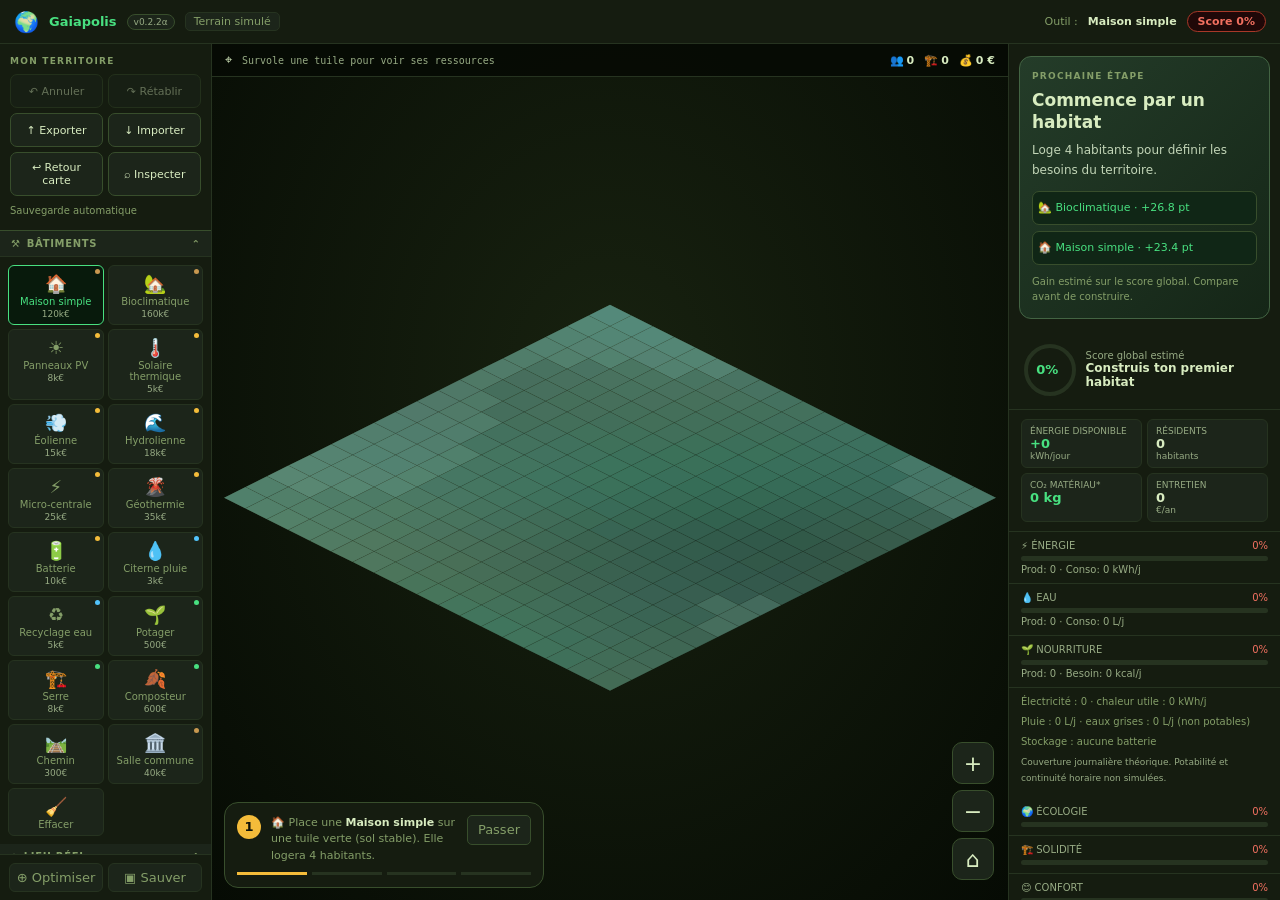
<file: index.html>
<!--
Gaiapolis / EcoCity Engine v0.2.2-alpha
Author: Norbert Randriamaitso <norbert.randri@gmail.com>
License: MIT
Status: early public prototype — educational estimates, not engineering advice.
Data: Open-Meteo, Nominatim/OpenStreetMap, Overpass API.
-->
<!DOCTYPE html>
<html lang="fr">
<head>
<meta charset="UTF-8">
<meta name="viewport" content="width=device-width,initial-scale=1.0,viewport-fit=cover">
<meta name="description" content="Gaiapolis, simulateur open-source de territoires écologiques et d'habitats autonomes.">
<meta name="theme-color" content="#151C10">
<meta name="apple-mobile-web-app-capable" content="yes">
<meta name="apple-mobile-web-app-status-bar-style" content="black-translucent">
<title>Gaiapolis — EcoCity Engine v0.2.2-alpha</title>
<link rel="manifest" href="manifest.webmanifest">
<link rel="icon" href="assets/icon.svg" type="image/svg+xml">
<link rel="stylesheet" href="assets/css/icons.css">
<link rel="stylesheet" href="assets/css/base.css">
<link rel="stylesheet" href="assets/css/game.css">
<link rel="stylesheet" href="assets/css/mobile.css">
<link rel="stylesheet" href="assets/css/experience.css">
</head>
<body>
<header id="hdr">
  <span class="h-logo">🌍</span><span class="h-title">Gaiapolis</span><span class="h-ver">v0.2.2α</span>
  <span class="h-loc" id="h-loc">Terrain simulé</span><div class="h-sep"></div>
  <span class="h-tool">Outil :</span><span id="h-toolname">Maison simple</span><span class="h-pill hp-r" id="h-score">Score 0%</span>
</header>
<div id="app">
<aside class="sb" aria-label="Outils et projet">
  <div class="project-actions"><div class="section-title">MON TERRITOIRE</div><div class="action-grid"><button id="undo-btn" onclick="undoEdit()" disabled title="Ctrl+Z">↶ Annuler</button><button id="redo-btn" onclick="redoEdit()" disabled>↷ Rétablir</button><button onclick="exportProject()">↑ Exporter</button><button onclick="document.getElementById('import-file').click()">↓ Importer</button><button onclick="restoreCheckpoint()">↩ Retour carte</button><button id="inspect-btn" onclick="toggleInspect()" aria-pressed="false">⌕ Inspecter</button></div><input id="import-file" type="file" accept=".json,application/json" hidden onchange="importProject(this.files[0])"><p id="save-status" role="status">Sauvegarde automatique</p></div>
  <div class="acc-h open" id="ah-tools" onclick="acc('tools')"><i class="ti ti-hammer"></i>Bâtiments<span class="arrow"><i class="ti ti-chevron-down"></i></span></div>
  <div class="acc-b" id="ab-tools"><div id="tool-grid"></div></div>
  <div class="acc-h open" id="ah-loc" onclick="acc('loc')"><i class="ti ti-map-pin"></i>Lieu réel<span class="arrow"><i class="ti ti-chevron-down"></i></span></div>
  <div class="acc-b" id="ab-loc"><div class="loc-wrap">
    <input class="inp" id="loc-name" aria-label="Nom du lieu" placeholder="Nom du lieu (ex : Montpellier)" type="text">
    <div class="loc-row"><input class="inp inp-sm" id="loc-lat" aria-label="Latitude" min="-90" max="90" placeholder="Lat." type="number" step="0.001"><input class="inp inp-sm" id="loc-lon" aria-label="Longitude" min="-180" max="180" placeholder="Lon." type="number" step="0.001"><button class="lbtn lb-sec" onclick="geolocate()" title="Ma position" aria-label="Utiliser ma position"><i class="ti ti-current-location"></i></button></div>
    <div class="loc-row"><button class="lbtn lb-ok" style="flex:1" onclick="loadRealLocation()"><i class="ti ti-download"></i> Charger</button><button class="lbtn lb-sec" onclick="resetMap()" title="Nouvelle carte simulée" aria-label="Nouvelle carte simulée"><i class="ti ti-refresh"></i></button></div>
    <div id="loc-st" role="status"><i class="ti ti-loader spin" id="loc-ico"></i><span id="loc-msg">Chargement…</span></div>
    <div id="loc-card">
      <div class="lc-row"><span>📍 Lieu</span><b id="lc-name">—</b></div><div class="lc-row"><span>🌐 Coords</span><b id="lc-coords">—</b></div><div class="lc-row"><span>🌿 Biome</span><b id="lc-biome">—</b></div><div class="lc-row"><span>🌡️ Temp.</span><b id="lc-temp">—</b></div><div class="lc-row"><span>☀️ Rayonnement</span><b id="lc-rad">—</b></div><div class="lc-row"><span>💨 Vent</span><b id="lc-wind">—</b></div><div class="lc-row"><span>🌧️ Pluie</span><b id="lc-rain">—</b></div>
      <div class="lc-mini" id="lc-bars"></div>
      <div id="osm-info" style="display:none;margin-top:6px;padding:6px 8px;background:var(--blb);border:1px solid var(--bld);border-radius:var(--r1);font-size:10px;color:var(--bl)"></div>
      <div id="osm-controls" style="display:none;margin-top:6px;flex-direction:column;gap:5px"><div class="lyr-row" style="padding:4px 0" onclick="toggleOSMVisible()"><div class="ldot" style="background:#5A6478"></div><span>Afficher données OSM</span><div class="ltog on" id="ltog-osm"></div></div><button class="lbtn lb-sec" onclick="reloadOSM()"><i class="ti ti-refresh"></i> Recharger secteur réel</button></div>
      <div id="loc-disc">⚠️ <b>Simulation simplifiée</b> — les objets OSM sont projetés approximativement sur la grille. Usage éducatif uniquement.</div>
      <div id="loc-src">Sources : <a href="https://open-meteo.com/" target="_blank" rel="noopener">Open-Meteo</a> (CC BY 4.0) · <a href="https://www.openstreetmap.org/copyright" target="_blank" rel="noopener">© OpenStreetMap</a> (ODbL) · Overpass</div>
    </div>
  </div></div>
  <div class="acc-h" id="ah-lyr" onclick="acc('lyr')"><i class="ti ti-layers-intersect"></i>Couches<span class="arrow"><i class="ti ti-chevron-down"></i></span></div>
  <div class="acc-b shut" id="ab-lyr"><div class="lyr-list" id="lyr-list"></div></div>
  <div class="sb-foot"><button class="fb" onclick="findBest()"><i class="ti ti-crosshair"></i> Optimiser</button><button class="fb" onclick="saveGame()"><i class="ti ti-device-floppy"></i> Sauver</button></div>
</aside>
<main id="canvas-wrap">
  <div id="hud"><i class="ti ti-map-pin"></i><span id="hud-coord">Survole une tuile pour voir ses ressources</span><span class="hud-stat">👥<b id="h-res">0</b></span><span class="hud-stat">🏗️<b id="h-cnt">0</b></span><span class="hud-stat">💰<b id="h-cost">0 €</b></span></div>
  <canvas id="main-canvas" tabindex="0" aria-label="Carte du territoire : choisir un bâtiment puis cliquer; glisser pour déplacer et molette pour zoomer"></canvas><div id="flash"></div><canvas id="spc"></canvas><div id="tip"></div>
  <div id="hint"><i class="ti ti-bulb"></i><span id="hint-txt">Meilleurs emplacements</span><button id="hint-close" onclick="clearHL()">✕</button></div><div id="toasts" role="status" aria-live="polite" aria-atomic="false"></div>
  <div id="tut"><div id="tut-box"><button id="tut-skip" onclick="skipTut()">Passer</button><div id="tut-steps"></div><div class="tut-pips" id="tut-pips"></div></div></div>
  <div id="reward"><div class="rw"><span class="rw-e" id="rw-e">🎉</span><div class="rw-t" id="rw-t">Objectif atteint !</div><div class="rw-s" id="rw-s"></div></div></div>
</main>
<aside class="sb sb-r" aria-label="Diagnostic du territoire"><div class="sb-scroll">
  <section class="advisor"><div class="section-title">PROCHAINE ÉTAPE</div><h2 id="advice-title"></h2><p id="advice-text"></p><div id="advice-choices"></div><small>Gain estimé sur le score global. Compare avant de construire.</small></section>
  <div id="score-area"><div id="ring-wrap"><canvas id="ring" width="58" height="58"></canvas><div id="ring-pct">0%</div></div><div><div id="score-label">Score global estimé</div><div id="score-lvl">Construis ton premier habitat</div></div></div>
  <div class="kpi-g"><div class="kpi"><div class="kpi-l">Énergie disponible</div><div class="kpi-v" id="kpi-enet">+0</div><div class="kpi-u">kWh/jour</div></div><div class="kpi"><div class="kpi-l">Résidents</div><div class="kpi-v" id="kpi-res">0</div><div class="kpi-u">habitants</div></div><div class="kpi"><div class="kpi-l">CO₂ matériau*</div><div class="kpi-v" id="kpi-co2">0 kg</div></div><div class="kpi"><div class="kpi-l">Entretien</div><div class="kpi-v" id="kpi-maint">0</div><div class="kpi-u">€/an</div></div></div>
  <div class="met"><div class="met-hd">⚡ Énergie <span id="mv-e">0%</span></div><div class="met-bar"><div class="met-fill" id="mf-e" style="background:var(--am)"></div></div><div class="met-sub" id="ms-e"></div></div>
  <div class="met"><div class="met-hd">💧 Eau <span id="mv-w">0%</span></div><div class="met-bar"><div class="met-fill" id="mf-w" style="background:var(--bl)"></div></div><div class="met-sub" id="ms-w"></div></div>
  <div class="met"><div class="met-hd">🌱 Nourriture <span id="mv-f">0%</span></div><div class="met-bar"><div class="met-fill" id="mf-f" style="background:var(--gn)"></div></div><div class="met-sub" id="ms-f"></div></div>
  <div class="balance-notes"><p id="energy-detail"></p><p id="water-detail"></p><p id="reserve-info"></p><small>Couverture journalière théorique. Potabilité et continuité horaire non simulées.</small></div>
  <div class="met"><div class="met-hd">🌍 Écologie <span id="mv-eco">0%</span></div><div class="met-bar"><div class="met-fill" id="mf-eco" style="background:var(--gn)"></div></div></div>
  <div class="met"><div class="met-hd">🏗️ Solidité <span id="mv-str">0%</span></div><div class="met-bar"><div class="met-fill" id="mf-str" style="background:var(--ea)"></div></div></div>
  <div class="met"><div class="met-hd">😊 Confort <span id="mv-cf">0%</span></div><div class="met-bar"><div class="met-fill" id="mf-cf" style="background:var(--pu)"></div></div></div>
  <details id="scenario-panel" ontoggle="if(this.open)renderScenarios()"><summary>☀ Tester la résilience</summary><p>Même territoire, ressources réduites. Ces scénarios sont des hypothèses de jeu.</p><table><thead><tr><th>Conditions</th><th>Énergie</th><th>Eau</th><th>Alim.</th></tr></thead><tbody id="scenario-body"></tbody></table></details>
  <details id="sources-panel" ontoggle="if(this.open)renderDataContext()"><summary id="sources-summary">Origine et limites des données</summary><p id="data-notice" role="status" hidden></p><div id="data-sources"></div><p class="source-footnote">Pour actualiser un lieu, exporte d’abord ta partie. Le chargement d’un lieu remplace la carte ; Retour carte permet de revenir au territoire précédent.</p></details>
  <div class="data-card"><p id="data-status"></p><p>Relief, débit, sol et géothermie : simulés. Scores éducatifs, sans validation de terrain.</p><small>* Indice illustratif : 800 kg de matériau par bâtiment. Ce n’est pas une analyse de cycle de vie.</small></div>
  <button class="opt-btn" onclick="findBest()"><i class="ti ti-crosshair"></i> Trouver les meilleurs emplacements</button>
  <div class="acc-h open" id="ah-obj" onclick="acc('obj')"><i class="ti ti-trophy"></i>Objectifs<span class="arrow"><i class="ti ti-chevron-down"></i></span></div><div class="acc-b" id="ab-obj"><div class="obj-list" id="obj-list"></div></div>
</div></aside>
</div>
<div id="mat-dlg" role="dialog" aria-modal="true" aria-labelledby="mat-title"><div id="mat-box"><h2 id="mat-title">🧱 Choisir le matériau</h2><div id="mat-sub"></div><div class="mat-g" id="mat-g"></div><div class="mat-prev" id="mat-prev"></div><div class="dlg-btns"><button class="dbtn dno" onclick="closeMat(false)">Annuler</button><button class="dbtn dok" onclick="closeMat(true)">Construire →</button></div></div></div>
<script src="assets/js/00-core.js"></script><script src="assets/js/01-data.js"></script><script src="assets/js/02-terrain.js"></script><script src="assets/js/03-osm.js"></script><script src="assets/js/04-simulation.js"></script><script src="assets/js/04-data-context.js"></script><script src="assets/js/05-renderer.js"></script><script src="assets/js/06-ui.js"></script><script src="assets/js/06-storage.js"></script><script src="assets/js/07-game.js"></script><script src="assets/js/08-mobile.js"></script>
</body>
</html>
</file>
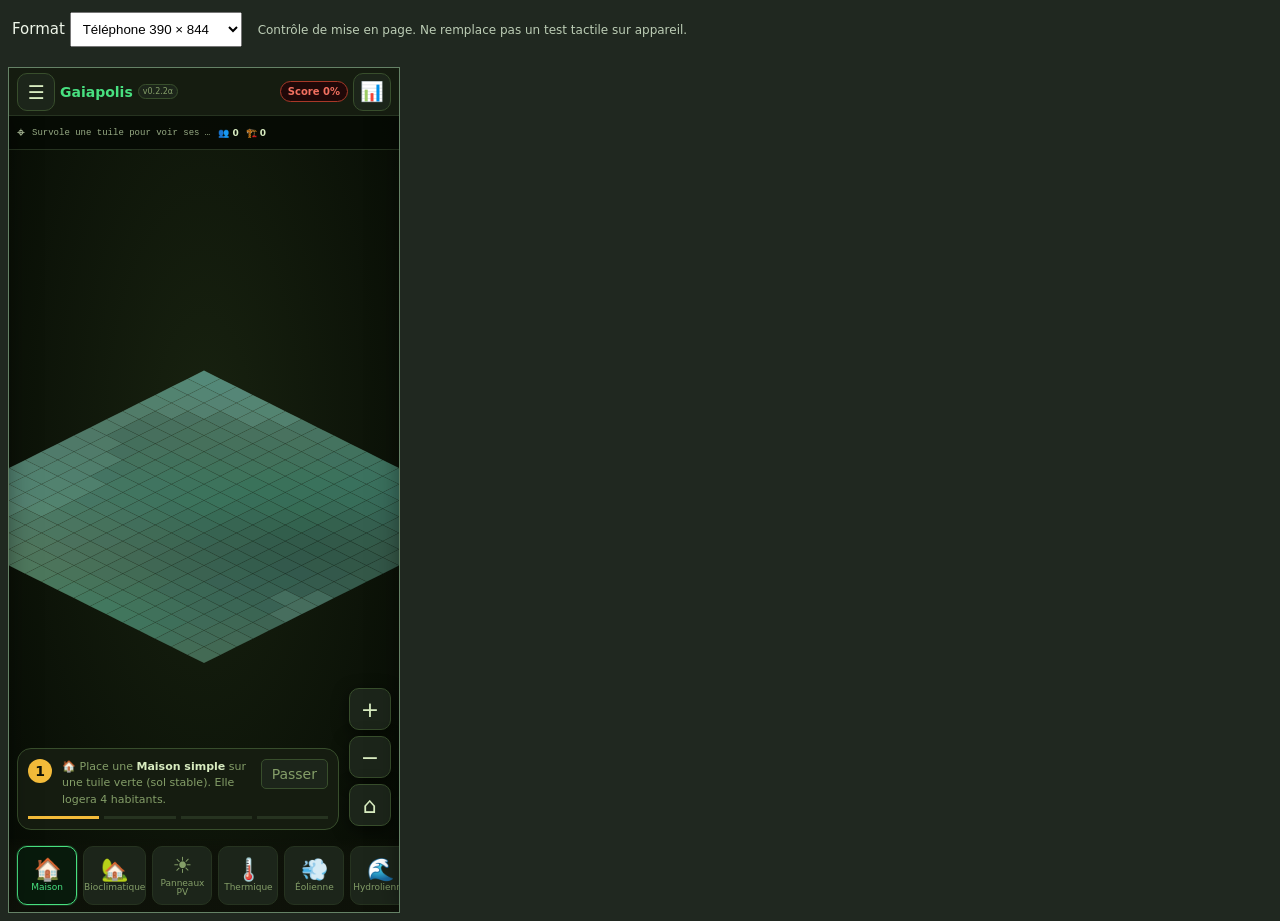
<file: tests/ui-preview.html>
<!doctype html><html lang="fr"><meta charset="utf-8"><title>Gaiapolis — contrôle des formats</title><style>body{margin:0;background:#202820;color:#eef6e9;font:15px system-ui}header{padding:12px;display:flex;align-items:center;gap:16px}select{padding:8px}iframe{display:block;border:1px solid #658266;margin:8px;max-width:calc(100vw - 20px)}p{margin:0;font-size:12px;color:#bccdb5}</style><header><label>Format <select id="size" aria-label="Format" onchange="const [w,h]=this.value.split('x');document.getElementById('preview').width=w;document.getElementById('preview').height=h"><option value="390x844">Téléphone 390 × 844</option><option value="340x740">Écran étroit 340 × 740</option><option value="844x390">Paysage 844 × 390</option><option value="768x900">Tablette 768 × 900</option><option value="1280x800">Ordinateur 1280 × 800</option></select></label><p>Contrôle de mise en page. Ne remplace pas un test tactile sur appareil.</p></header><iframe id="preview" title="Prototype" src="../index.html" width="390" height="844"></iframe></html>
</file>
<file: assets/css/icons.css>
/* Local interface glyphs; no external font required. */
.ti{font-style:normal;display:inline-block;line-height:1.1}
.ti-hammer::before{content:"⚒"}
.ti-map-pin::before{content:"⌖"}
.ti-download::before{content:"↓"}
.ti-upload::before{content:"↑"}
.ti-refresh::before{content:"↻"}
.ti-current-location::before{content:"⊙"}
.ti-loader::before{content:"◌"}
.ti-check::before{content:"✓"}
.ti-layers-intersect::before{content:"▱"}
.ti-chevron-down::before{content:"⌄"}
.ti-crosshair::before{content:"⊕"}
.ti-device-floppy::before{content:"▣"}
.ti-bulb::before{content:"◉"}
.ti-trophy::before{content:"♜"}
</file>
<file: assets/css/base.css>
:root{--bg:#0E1209;--bg2:#151C10;--bg3:#1C251A;--bg4:#232E20;--b1:#263320;--b2:#384E2C;--t1:#D8ECC0;--t2:#849E68;--t3:#526442;--gn:#48E080;--gnd:#1C7A3A;--gnb:#081A0C;--am:#F4BC3A;--amd:#9C6C08;--amb:#1C1404;--bl:#52C4FC;--bld:#1880B8;--blb:#081828;--rd:#F27060;--rdd:#A83828;--rdb:#200808;--pu:#BC88F4;--tl:#32DEB8;--ea:#C89850;--r1:6px;--r2:10px;--r3:14px;--ff:'Segoe UI',system-ui,sans-serif;--fm:'Cascadia Code',monospace}
*,*:before,*:after{box-sizing:border-box;margin:0;padding:0}html,body{height:100%;overflow:hidden}body{font-family:var(--ff);background:var(--bg);color:var(--t1);display:flex;flex-direction:column;font-size:13px}
#hdr{height:44px;display:flex;align-items:center;gap:10px;padding:0 14px;background:var(--bg2);border-bottom:1px solid var(--b1);flex-shrink:0}.h-logo{font-size:20px}.h-title{font-weight:800;color:var(--gn)}.h-ver{font-size:9px;padding:2px 6px;border-radius:8px;background:var(--bg3);border:1px solid var(--b2);color:var(--t3)}.h-loc{font-size:11px;color:var(--t2);background:var(--bg3);border:1px solid var(--b1);border-radius:5px;padding:2px 8px;max-width:160px;overflow:hidden;text-overflow:ellipsis;white-space:nowrap}.h-sep{flex:1}.h-tool,#h-toolname{font-size:11px}.h-tool{color:var(--t2)}#h-toolname{font-weight:700}.h-pill{padding:3px 10px;border-radius:12px;font-size:11px;font-weight:700;border:1px solid}.hp-g{background:var(--gnb);border-color:var(--gnd);color:var(--gn)}.hp-a{background:var(--amb);border-color:var(--amd);color:var(--am)}.hp-r{background:var(--rdb);border-color:var(--rdd);color:var(--rd)}
#app{display:grid;grid-template-columns:212px 1fr 272px;flex:1;min-height:0;overflow:hidden}.sb{background:var(--bg2);border-right:1px solid var(--b1);display:flex;flex-direction:column;overflow:hidden}.sb-r{border-right:0;border-left:1px solid var(--b1)}.sb-scroll{flex:1;overflow:auto}.acc-h{display:flex;align-items:center;gap:6px;padding:7px 11px;font-size:10px;font-weight:700;text-transform:uppercase;letter-spacing:.07em;color:var(--t3);background:var(--bg3);border-bottom:1px solid var(--b1);cursor:pointer}.acc-h .arrow{margin-left:auto}.acc-h.open .arrow{transform:rotate(180deg)}.acc-b{overflow:hidden;transition:max-height .2s}.acc-b.shut{max-height:0!important}
#tool-grid{display:grid;grid-template-columns:1fr 1fr;gap:4px;padding:8px}.tb{position:relative;display:flex;flex-direction:column;align-items:center;gap:2px;padding:7px 3px 5px;border:1px solid var(--b1);border-radius:var(--r1);background:var(--bg3);cursor:pointer;font-size:10px;color:var(--t2)}.tb:hover{border-color:var(--b2);color:var(--t1)}.tb.on{border-color:var(--gn);background:var(--gnb);color:var(--gn)}.tb .ico{font-size:18px}.tb .cost{font-size:9px;color:var(--t3)}.tb .dot{position:absolute;top:3px;right:3px;width:5px;height:5px;border-radius:50%}.dot-e{background:var(--am)}.dot-w{background:var(--bl)}.dot-f{background:var(--gn)}.dot-h{background:var(--ea)}
.loc-wrap{padding:9px 10px;display:flex;flex-direction:column;gap:6px}.loc-row{display:flex;gap:5px}.inp{background:var(--bg3);border:1px solid var(--b1);border-radius:var(--r1);padding:6px 9px;color:var(--t1);font-size:11px;width:100%}.inp-sm{width:86px}.lbtn{padding:6px 11px;border-radius:var(--r1);border:1px solid;font-size:11px;font-weight:700;cursor:pointer}.lb-ok{background:var(--gnb);border-color:var(--gnd);color:var(--gn)}.lb-sec{background:var(--bg3);border-color:var(--b2);color:var(--t2)}#loc-st{font-size:10px;color:var(--t3);display:none;align-items:center;gap:6px}#loc-st.vis{display:flex}@keyframes spin{to{transform:rotate(360deg)}}.spin{animation:spin 1s linear infinite}#loc-card{background:var(--bg3);border:1px solid var(--b1);border-radius:var(--r1);padding:9px 10px;display:none;font-size:11px}#loc-card.vis{display:block}.lc-row{display:flex;justify-content:space-between;padding:2px 0;border-bottom:1px solid var(--b1);color:var(--t2)}.lc-row b{color:var(--t1)}.lc-mini{display:grid;grid-template-columns:1fr 1fr;gap:3px 8px;margin-top:7px}.lc-bar-row{display:flex;align-items:center;gap:4px;font-size:10px;color:var(--t3)}.lc-bar-row .b{flex:1;height:3px;background:var(--b1);border-radius:2px;overflow:hidden}.lc-bar-row .bf{height:100%}#loc-disc{margin-top:8px;padding:7px;background:var(--amb);border:1px solid var(--amd);border-radius:var(--r1);font-size:10px;color:var(--am);display:none}#loc-disc.vis{display:block}#loc-src{margin-top:5px;font-size:9px;color:var(--t3);display:none}#loc-src.vis{display:inline}
.lyr-list{padding:3px 0}.lyr-row{display:flex;align-items:center;gap:8px;padding:5px 11px;font-size:11px;color:var(--t2);cursor:pointer}.ldot{width:9px;height:9px;border-radius:50%}.ltog{margin-left:auto;width:28px;height:16px;background:var(--b1);border-radius:8px;position:relative}.ltog:after{content:'';position:absolute;top:2px;left:2px;width:12px;height:12px;background:var(--bg2);border-radius:50%;transition:.15s}.ltog.on{background:var(--gnd)}.ltog.on:after{transform:translateX(12px)}.sb-foot{display:flex;gap:5px;padding:8px 9px;border-top:1px solid var(--b1);margin-top:auto}.fb{flex:1;padding:6px;border:1px solid var(--b1);border-radius:var(--r1);background:var(--bg3);color:var(--t2);cursor:pointer}
</file>
<file: assets/css/game.css>
#canvas-wrap{position:relative;overflow:hidden;display:flex;flex-direction:column;background:radial-gradient(ellipse at 50% 40%,#182210 0,#060B04 100%)}#hud{display:flex;align-items:center;gap:10px;padding:5px 13px;border-bottom:1px solid var(--b1);background:rgba(6,11,4,.9)}#hud-coord{font-family:var(--fm);font-size:10px;color:var(--t3);flex:1;overflow:hidden;text-overflow:ellipsis;white-space:nowrap}.hud-stat{font-size:11px;color:var(--t2)}.hud-stat b{color:var(--t1);margin-left:3px}#main-canvas{flex:1;display:block;cursor:crosshair}
#tip{position:absolute;pointer-events:none;z-index:40;background:rgba(14,18,9,.97);border:1px solid var(--b2);border-radius:var(--r2);padding:10px 13px;display:none;box-shadow:0 6px 24px #0009;min-width:220px;max-width:268px}.tip-title{font-weight:700;font-size:12px;margin-bottom:8px}.tip-grid{display:grid;grid-template-columns:1fr 1fr;gap:3px 10px}.tip-row{display:flex;align-items:center;gap:4px;font-size:10px;color:var(--t2)}.tip-bar{flex:1;height:3px;background:var(--b1);border-radius:2px;overflow:hidden}.tip-fill{height:100%}.tip-v{font-weight:700;color:var(--t1);min-width:32px;text-align:right}.tip-tags{margin-top:8px;padding-top:7px;border-top:1px solid var(--b1)}.tag{display:inline-flex;padding:1px 7px;border-radius:8px;font-size:10px;font-weight:600;margin:1px}.tag-ok{background:var(--gnb);color:var(--gn)}.tag-wn{background:var(--amb);color:var(--am)}.tag-bd{background:var(--rdb);color:var(--rd)}
#flash,#spc{position:absolute;inset:0;pointer-events:none}#flash{z-index:35;opacity:0;transition:opacity .1s}#flash.ok{background:radial-gradient(ellipse,rgba(72,224,128,.18),transparent 72%)}#flash.bd{background:radial-gradient(ellipse,rgba(242,112,96,.18),transparent 72%)}#spc{z-index:36}#toasts{position:absolute;top:48px;right:10px;z-index:60;display:flex;flex-direction:column;gap:5px;pointer-events:none}.toast{padding:9px 14px;border-radius:var(--r2);font-size:12px;font-weight:600;box-shadow:0 4px 18px #0008;animation:tin .25s ease,tout .3s ease 2.7s forwards}.t-ok{background:var(--gnb);border:1px solid var(--gnd);color:var(--gn)}.t-warn{background:var(--amb);border:1px solid var(--amd);color:var(--am)}.t-info{background:var(--blb);border:1px solid var(--bld);color:var(--bl)}@keyframes tin{from{opacity:0;transform:translateX(16px)}}@keyframes tout{to{opacity:0;transform:translateX(16px)}}
#hint{position:absolute;bottom:0;left:0;right:0;padding:7px 14px;display:none;align-items:center;gap:9px;background:linear-gradient(transparent,rgba(6,11,4,.95));font-size:11px;color:var(--t2)}#hint.vis{display:flex}#hint-close{margin-left:auto;background:var(--bg3);color:var(--t2);border:1px solid var(--b2);border-radius:5px;padding:3px 9px}
#tut{position:absolute;inset:0;z-index:50;background:#000a;display:flex;align-items:flex-end;justify-content:center;padding-bottom:28px}#tut.gone{display:none}#tut-box{background:var(--bg2);border:1px solid var(--b2);border-radius:var(--r3);padding:16px 20px;max-width:420px}.tut-row{display:flex;gap:10px;margin-bottom:9px}.tut-num{min-width:24px;height:24px;border-radius:50%;display:flex;align-items:center;justify-content:center;font-weight:800}.tn-done{background:var(--gnd);opacity:.6}.tn-cur{background:var(--am);color:var(--bg)}.tn-next{background:var(--b2);color:var(--t3)}.tut-txt{font-size:12px;color:var(--t2);line-height:1.5}.tut-txt b{color:var(--t1)}.tut-pips{display:flex;gap:5px}.tut-pip{flex:1;height:3px;background:var(--b1)}.tut-pip.done{background:var(--gnd)}.tut-pip.cur{background:var(--am)}#tut-skip{float:right;background:var(--bg3);color:var(--t2);border:1px solid var(--b2);border-radius:5px;padding:3px 10px}
#reward{position:absolute;inset:0;z-index:55;display:flex;align-items:center;justify-content:center;pointer-events:none;opacity:0;transition:.35s}#reward.show{opacity:1}.rw{background:var(--gnb);border:2px solid var(--gn);border-radius:var(--r3);padding:22px 34px;text-align:center}.rw-e{font-size:44px}.rw-t{font-size:20px;font-weight:800;color:var(--gn)}.rw-s{font-size:12px;color:var(--t2)}
#score-area{display:flex;align-items:center;gap:12px;padding:10px 12px;border-bottom:1px solid var(--b1)}#ring-wrap{position:relative;width:58px;height:58px}#ring{position:absolute;inset:0}#ring-pct{position:absolute;inset:0;display:flex;align-items:center;justify-content:center;font-size:13px;font-weight:800;color:var(--gn)}#score-label{font-size:10px;color:var(--t3)}#score-lvl{font-size:12px;font-weight:700}.kpi-g{display:grid;grid-template-columns:1fr 1fr;gap:5px;padding:9px 12px;border-bottom:1px solid var(--b1)}.kpi{background:var(--bg3);border:1px solid var(--b1);border-radius:var(--r1);padding:6px 8px}.kpi-l{font-size:9px;color:var(--t3);text-transform:uppercase}.kpi-v{font-size:13px;font-weight:700}.kpi-u{font-size:9px;color:var(--t3)}.met{padding:8px 12px;border-bottom:1px solid var(--b1)}.met-hd{display:flex;justify-content:space-between;font-size:10px;text-transform:uppercase;color:var(--t3);margin-bottom:5px}.met-bar{height:5px;background:var(--b1);border-radius:3px;overflow:hidden}.met-fill{height:100%;transition:width .5s}.met-sub{font-size:10px;color:var(--t3);margin-top:3px}.obj-list{padding:7px 11px;display:flex;flex-direction:column;gap:4px}.obj{display:flex;align-items:center;gap:8px;padding:7px 9px;border:1px solid var(--b1);border-radius:var(--r1);background:var(--bg3);font-size:11px}.obj.done{border-color:var(--gnd);background:var(--gnb)}.obj-txt{flex:1;color:var(--t2)}.obj.done .obj-txt{color:var(--gn)}.obj-prg{font-size:10px;color:var(--t3)}.obj-chk{opacity:0}.obj.done .obj-chk{opacity:1}.opt-btn{margin:9px 11px;padding:8px 12px;width:calc(100% - 22px);background:var(--amb);border:1px solid var(--amd);border-radius:var(--r1);color:var(--am);font-weight:700}
#mat-dlg{position:absolute;inset:0;z-index:65;background:#000c;display:none;align-items:center;justify-content:center}#mat-dlg.open{display:flex}#mat-box{background:var(--bg2);border:1px solid var(--b2);border-radius:var(--r3);padding:18px;width:460px;max-width:95vw}.mat-g{display:grid;grid-template-columns:repeat(4,1fr);gap:6px;margin:12px 0}.mc{border:1px solid var(--b1);border-radius:var(--r1);background:var(--bg3);padding:9px 5px;text-align:center;cursor:pointer}.mc.sel{border-color:var(--ea);background:#1c1008}.mc .mi{font-size:22px;display:block}.mc .mn,.mc .ms{font-size:10px;color:var(--t2);display:block}.mat-prev{background:var(--bg3);border:1px solid var(--b1);border-radius:var(--r1);padding:9px 11px;margin-bottom:12px}.mp-row{display:flex;justify-content:space-between;font-size:11px;margin-bottom:3px}.mp-bar{height:4px;background:var(--b1);margin-bottom:6px}.mp-fill{height:100%}.dlg-btns{display:flex;justify-content:flex-end;gap:8px}.dbtn{padding:7px 16px;border-radius:var(--r1);border:1px solid;cursor:pointer}.dok{background:var(--gnb);border-color:var(--gnd);color:var(--gn)}.dno{background:var(--bg3);border-color:var(--b2);color:var(--t2)}
</file>
<file: assets/css/mobile.css>
/* Gaiapolis v0.2.0-alpha — mobile-first layer */
.mobile-only{display:none}
#mobile-backdrop{display:none}
#mobile-tool-dock{display:none}
#mobile-map-controls{display:none}
#install-app{display:none}

@media (max-width:900px){
  html,body{height:100%;height:100dvh;overscroll-behavior:none}
  body{font-size:14px}
  #hdr{height:48px;padding:0 max(8px,env(safe-area-inset-right)) 0 max(8px,env(safe-area-inset-left));gap:7px;z-index:110}
  .mobile-only{display:inline-flex}
  .mobile-head-btn{width:38px;height:38px;align-items:center;justify-content:center;border:1px solid var(--b2);border-radius:10px;background:var(--bg3);color:var(--t1);font-size:19px;flex:0 0 auto}
  .h-logo{display:none}.h-title{font-size:14px}.h-ver{font-size:8px;padding:2px 4px}.h-loc{display:none}.h-tool{display:none}#h-toolname{max-width:92px;overflow:hidden;text-overflow:ellipsis;white-space:nowrap}.h-pill{padding:4px 7px;font-size:10px}
  #app{display:block;position:relative;flex:1;min-height:0;overflow:hidden}
  #canvas-wrap{position:absolute;inset:0;padding-bottom:calc(76px + env(safe-area-inset-bottom));touch-action:none}
  #main-canvas{touch-action:none;cursor:default}
  #hud{height:34px;padding:4px 8px;gap:7px}.hud-stat{font-size:10px}#hud-coord{font-size:9px}.hud-stat:last-child{display:none}
  .sb{position:absolute;z-index:100;top:0;bottom:0;left:0;width:min(88vw,350px);max-width:none;border-right:1px solid var(--b2);box-shadow:8px 0 30px #000b;transform:translateX(-105%);transition:transform .22s ease;will-change:transform}
  .sb:not(.sb-r){overflow-y:auto;overscroll-behavior:contain}
  .sb.drawer-open{transform:translateX(0)}
  .sb-r{left:auto;right:0;width:min(88vw,370px);border-left:1px solid var(--b2);border-right:0;box-shadow:-8px 0 30px #000b;transform:translateX(105%)}
  .sb-r.drawer-open{transform:translateX(0)}
  .sb-scroll{padding-bottom:calc(20px + env(safe-area-inset-bottom))}
  .acc-h{min-height:42px;padding:10px 13px;font-size:11px}.tb{min-height:62px;font-size:11px}.tb .ico{font-size:22px}.inp,.lbtn,.fb,.opt-btn,.dbtn{min-height:44px;font-size:13px}.lyr-row{min-height:42px;font-size:12px}
  #mobile-backdrop{position:absolute;inset:0;z-index:90;background:#0009;backdrop-filter:blur(2px)}
  #mobile-backdrop.show{display:block}
  #mobile-tool-dock{display:flex;position:absolute;left:0;right:0;bottom:0;z-index:75;gap:6px;overflow-x:auto;overflow-y:hidden;padding:7px max(8px,env(safe-area-inset-right)) calc(7px + env(safe-area-inset-bottom)) max(8px,env(safe-area-inset-left));background:linear-gradient(180deg,rgba(14,18,9,.2),rgba(14,18,9,.98) 22%);scrollbar-width:none;touch-action:pan-x}
  #mobile-tool-dock::-webkit-scrollbar{display:none}
  .mobile-tool{position:relative;flex:0 0 64px;height:59px;border:1px solid var(--b1);border-radius:10px;background:var(--bg3);color:var(--t2);display:flex;flex-direction:column;align-items:center;justify-content:center;gap:2px;font-size:9px;line-height:1.05}
  .mobile-tool .ico{font-size:22px}.mobile-tool.on{border-color:var(--gn);background:var(--gnb);color:var(--gn);box-shadow:0 0 0 1px rgba(72,224,128,.15)}
  .mobile-tool.erase{color:var(--rd)}
  #mobile-map-controls{display:flex;position:absolute;right:max(8px,env(safe-area-inset-right));bottom:calc(86px + env(safe-area-inset-bottom));z-index:76;flex-direction:column;gap:6px}
  .map-ctl{width:42px;height:42px;border:1px solid var(--b2);border-radius:12px;background:rgba(28,37,26,.94);color:var(--t1);font-size:20px;box-shadow:0 4px 16px #0008}
  #tip{position:absolute!important;left:8px!important;right:8px!important;top:auto!important;bottom:calc(84px + env(safe-area-inset-bottom))!important;min-width:0;max-width:none;padding:9px 11px;max-height:42vh;overflow:auto}
  .tip-grid{grid-template-columns:1fr 1fr}
  #toasts{top:42px;left:8px;right:8px;align-items:stretch}.toast{font-size:11px;padding:8px 10px}
  #hint{bottom:calc(73px + env(safe-area-inset-bottom));padding:10px;font-size:10px;background:rgba(6,11,4,.96)}
  #tut{align-items:center;padding:14px}#tut-box{width:min(94vw,440px);max-height:78vh;overflow:auto;padding:14px}.tut-row{margin-bottom:7px}.tut-txt{font-size:11px}
  #mat-dlg{padding:8px;align-items:flex-end}#mat-box{width:100%;max-width:600px;max-height:88dvh;overflow:auto;border-radius:16px 16px 0 0;padding:14px}.mat-g{grid-template-columns:repeat(2,1fr)}.mc{min-height:70px}.dlg-btns{position:sticky;bottom:0;background:var(--bg2);padding-top:8px}.dbtn{flex:1}
  #install-app.visible{display:flex}
}

@media (max-width:430px){
  #hud-coord{max-width:46vw}.hud-stat{font-size:9px}.mobile-tool{flex-basis:60px}.h-title{max-width:78px;overflow:hidden;text-overflow:ellipsis}#h-toolname{display:none}
}

@media (max-width:900px) and (orientation:landscape){
  #hdr{height:42px}.mobile-head-btn{width:34px;height:34px}#canvas-wrap{padding-bottom:66px}#mobile-tool-dock{padding-top:4px;padding-bottom:calc(4px + env(safe-area-inset-bottom))}.mobile-tool{height:52px;flex-basis:58px}.mobile-tool .ico{font-size:19px}#mobile-map-controls{bottom:calc(70px + env(safe-area-inset-bottom))}#tip{bottom:calc(66px + env(safe-area-inset-bottom))!important;max-height:55vh}
}

@media (prefers-reduced-motion:reduce){.sb{transition:none}.toast,.spin{animation:none!important}}
</file>
<file: assets/css/experience.css>
/* v0.2.1 — focused project controls and readable simulation context. */
:root{--t3:#97ab84}
button,input,summary{font:inherit}button{cursor:pointer}button:disabled{opacity:.4;cursor:default}button:focus-visible,input:focus-visible,summary:focus-visible,canvas:focus-visible{outline:2px solid var(--am);outline-offset:3px}a{color:var(--bl)}
.sb:not(.sb-r){overflow-y:auto}.acc-h,.acc-b,.project-actions,.sb-foot{flex-shrink:0}.sb-foot{position:sticky;bottom:0;background:var(--bg2);z-index:2}.acc-h{color:var(--t2)}
.project-actions{padding:12px 10px;border-bottom:1px solid var(--b2)}.section-title{font-size:9px;font-weight:750;letter-spacing:.14em;color:var(--t2);margin-bottom:8px}.action-grid{display:grid;grid-template-columns:1fr 1fr;gap:5px}.action-grid button,.advice-option{border:1px solid var(--b2);background:var(--bg3);color:var(--t1);border-radius:7px;padding:8px 5px;font-size:11px;min-height:34px}.action-grid [aria-pressed=true]{background:var(--gnb);color:var(--gn);border-color:var(--gn)}#save-status{font-size:10px;line-height:1.5;color:var(--t2);padding-top:7px}
.advisor{margin:12px 10px;padding:14px 12px;background:linear-gradient(135deg,#243c29,#152617);border:1px solid #436443;border-radius:12px}.advisor h2{font-size:17px;font-weight:650;line-height:1.3;margin-bottom:8px}.advisor p{font-size:12px;line-height:1.65;color:#c2d5b7}.advisor small{display:block;color:var(--t2);font-size:10px;line-height:1.5;margin-top:9px}#advice-choices{display:flex;flex-wrap:wrap;gap:6px;margin-top:10px}.advice-option{text-align:left;color:var(--gn);font-size:11px;width:100%;background:#102616}.advice-option:hover{border-color:var(--gn)}
.balance-notes,.data-card{font-size:10px;line-height:1.6;color:var(--t2);padding:6px 12px 12px}.balance-notes p{margin-bottom:4px}.balance-notes small,.data-card small{font-size:9px;color:var(--t3)}.data-card{margin:10px;background:var(--bg3);border:1px solid var(--b1);border-radius:8px;padding:10px}.data-card p:first-child{color:var(--am);margin-bottom:6px}#scenario-panel{margin:12px 10px;border:1px solid var(--b2);border-radius:8px;padding:10px}#scenario-panel summary{cursor:pointer;font-size:12px;color:var(--t1)}#scenario-panel p{font-size:10px;line-height:1.6;color:var(--t2);margin:8px 0}#scenario-panel table{border-collapse:collapse;width:100%;font-size:10px}#scenario-panel td,#scenario-panel th{padding:8px 2px;text-align:right;border-bottom:1px solid var(--b1)}#scenario-panel td:first-child,#scenario-panel th:first-child{text-align:left}
.lyr-row{width:100%;background:transparent;border:0;text-align:left;color:var(--t2)}.mc{color:var(--t1)}#mobile-map-controls{display:flex;position:absolute;right:14px;bottom:20px;z-index:30;flex-direction:column;gap:6px}.map-ctl{width:42px;height:42px;border:1px solid var(--b2);border-radius:10px;background:var(--bg3);color:var(--t1);font-size:22px}#main-canvas{touch-action:none;cursor:crosshair}#loc-src{line-height:1.6}.inp-sm{min-width:0;flex:1}#tip{max-width:min(300px,90vw)}
@media(max-width:900px){.action-grid button{min-height:44px}.advisor h2{font-size:19px}.advisor p{font-size:13px}.advice-option{min-height:44px;font-size:12px}.data-card,.balance-notes{font-size:11px}#mobile-map-controls{bottom:calc(86px + env(safe-area-inset-bottom));right:8px}.h-title{max-width:none}.h-ver{color:var(--t2)}#scenario-panel table{font-size:11px}.mobile-head-btn{flex-shrink:0}#hdr{gap:5px}}
@media(max-width:900px) and (orientation:landscape){#mobile-map-controls{bottom:calc(70px + env(safe-area-inset-bottom))}}

#hud{min-height:33px;flex-shrink:0}#main-canvas{flex:none}#mat-dlg{z-index:200}#tut{inset:auto auto 12px 12px;max-width:min(320px,calc(100% - 76px));padding:0;background:none;pointer-events:none;z-index:45}#tut-box{padding:12px;pointer-events:auto}#tut-skip{min-height:30px;margin-left:8px}.tut-row{margin-bottom:8px}#tut .tut-txt{font-size:11px}#tut .tut-pips{margin-top:4px}
@media(max-width:900px){#tut{bottom:calc(82px + env(safe-area-inset-bottom));left:8px;max-width:calc(100% - 68px);padding:0}#tut-box{max-width:100%;padding:10px}#tip{max-width:none}#mat-dlg{z-index:200}}

/* Data provenance stays readable inside both desktop and mobile dashboards. */
#sources-panel{margin:12px 10px;border:1px solid var(--b2);border-radius:8px;padding:10px;overflow-wrap:anywhere}
#sources-panel summary{cursor:pointer;font-size:12px;color:var(--t1);min-height:28px;line-height:1.6}
.source-item{padding:12px 0;border-top:1px solid var(--b1)}
.source-item h3{font-size:12px;line-height:1.5;color:var(--t1);margin:0 0 5px}
.source-status{display:inline-block;padding:2px 6px;border:1px solid var(--b2);border-radius:5px;font-size:10px;color:var(--am)}
.source-item p,.source-footnote,#data-notice{font-size:11px;line-height:1.65;color:var(--t2);margin:7px 0 0}
#data-notice{padding:8px;background:var(--bg3);border-left:3px solid var(--am);color:var(--am);margin-bottom:10px}
@media(max-width:900px){#sources-panel summary{min-height:44px;display:list-item}.source-item p,.source-footnote,#data-notice{font-size:12px}}
</file>
